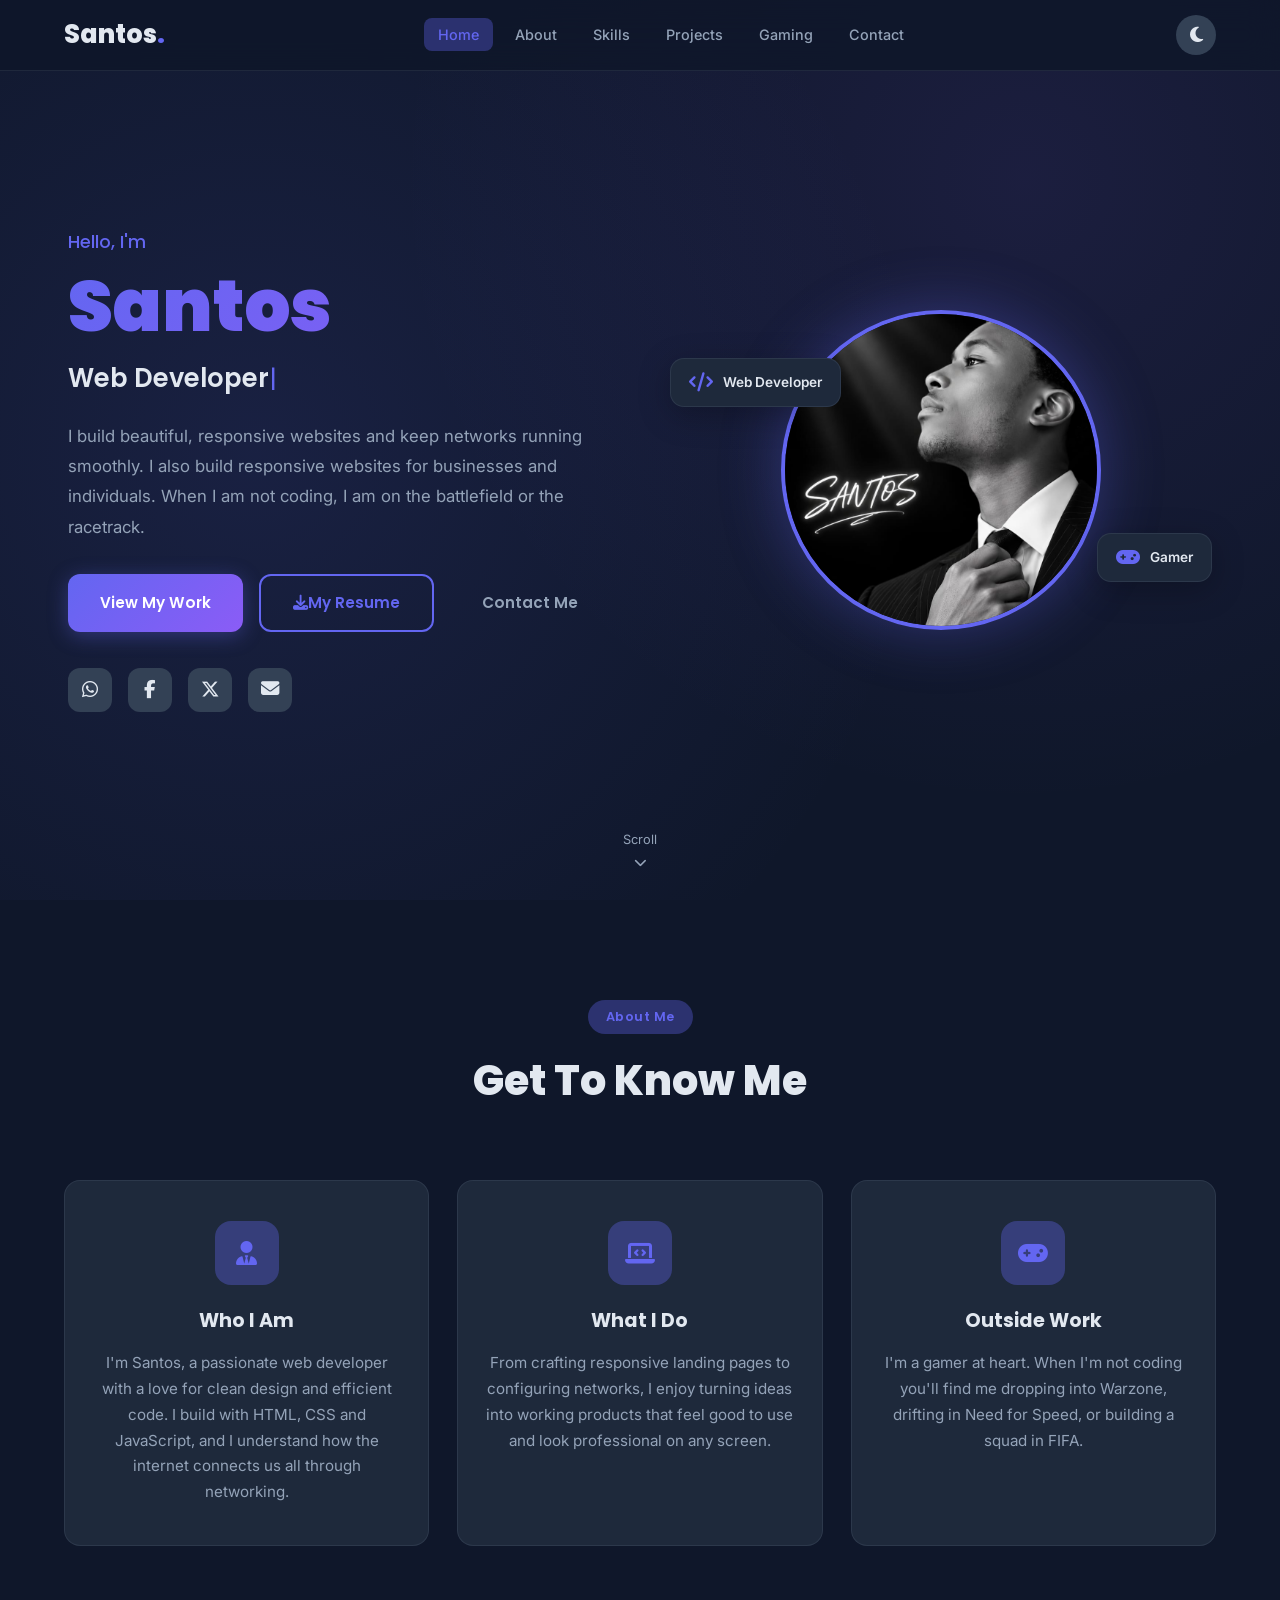
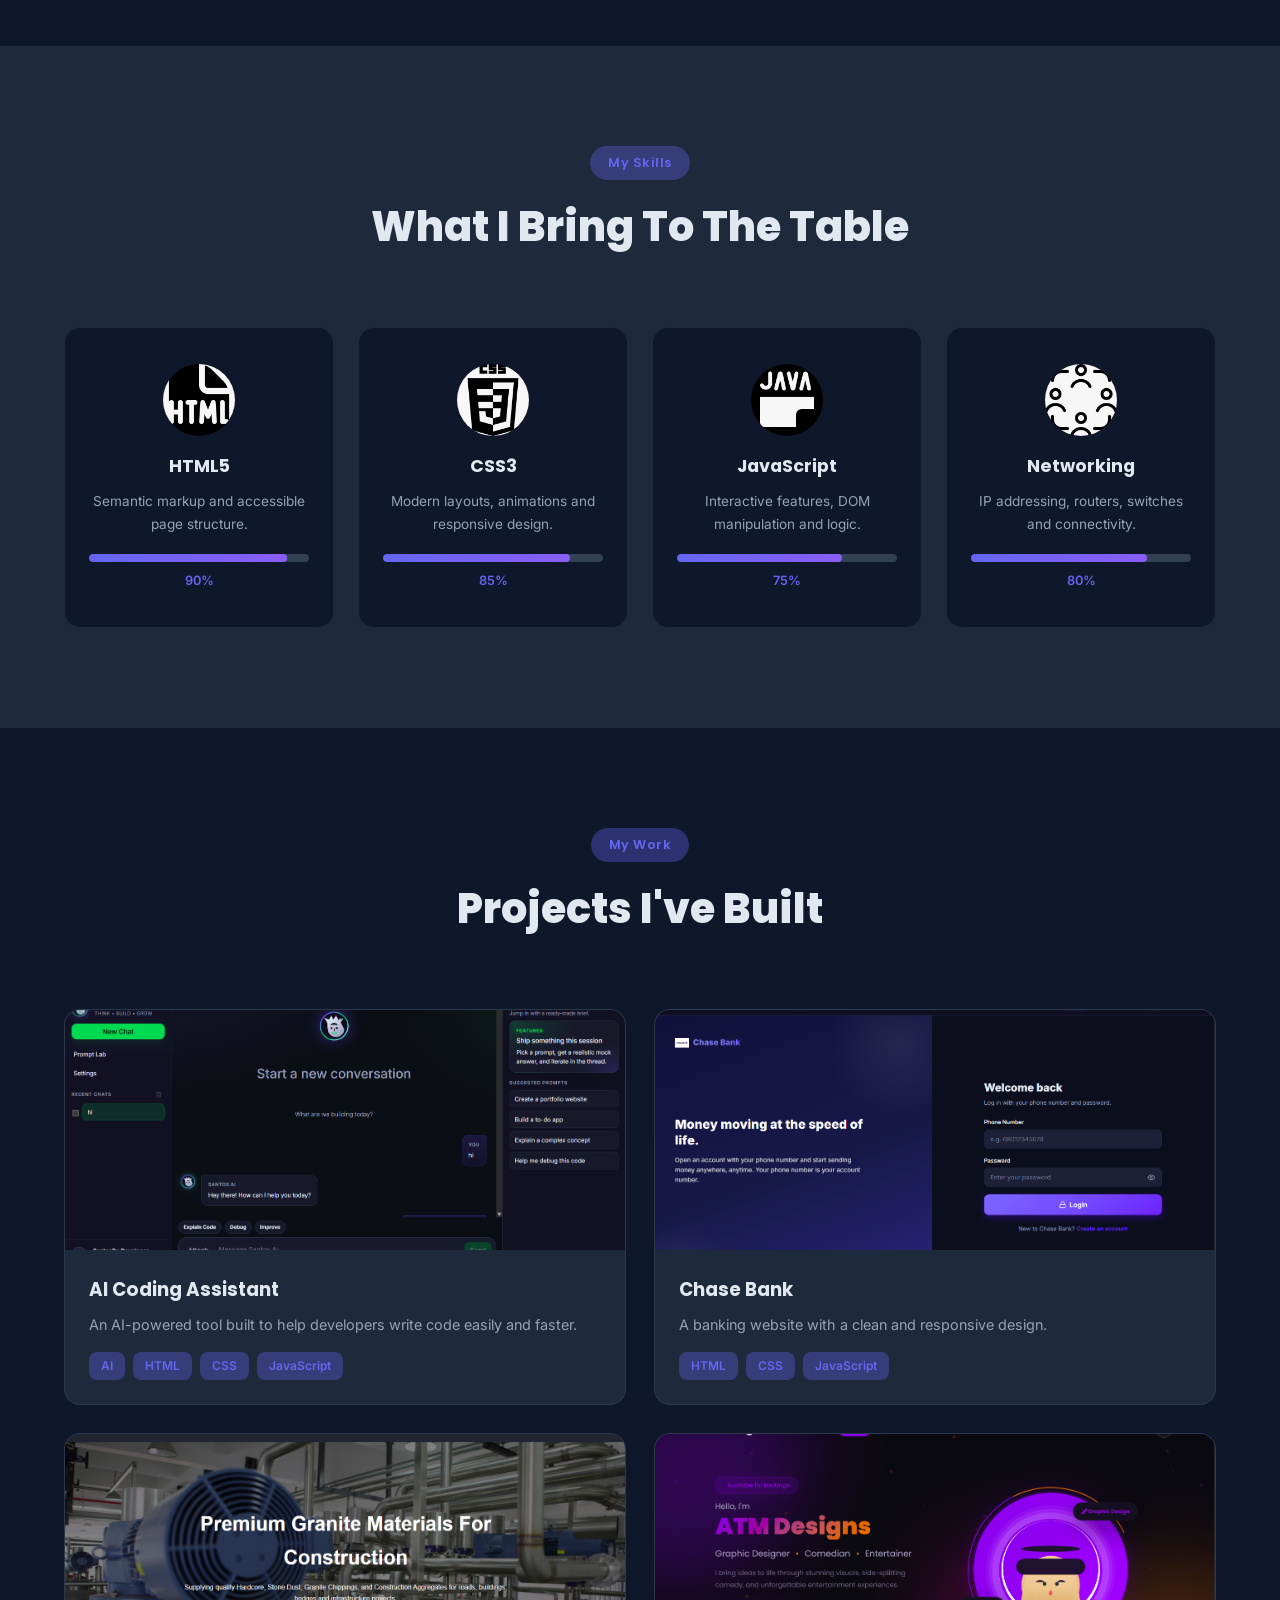
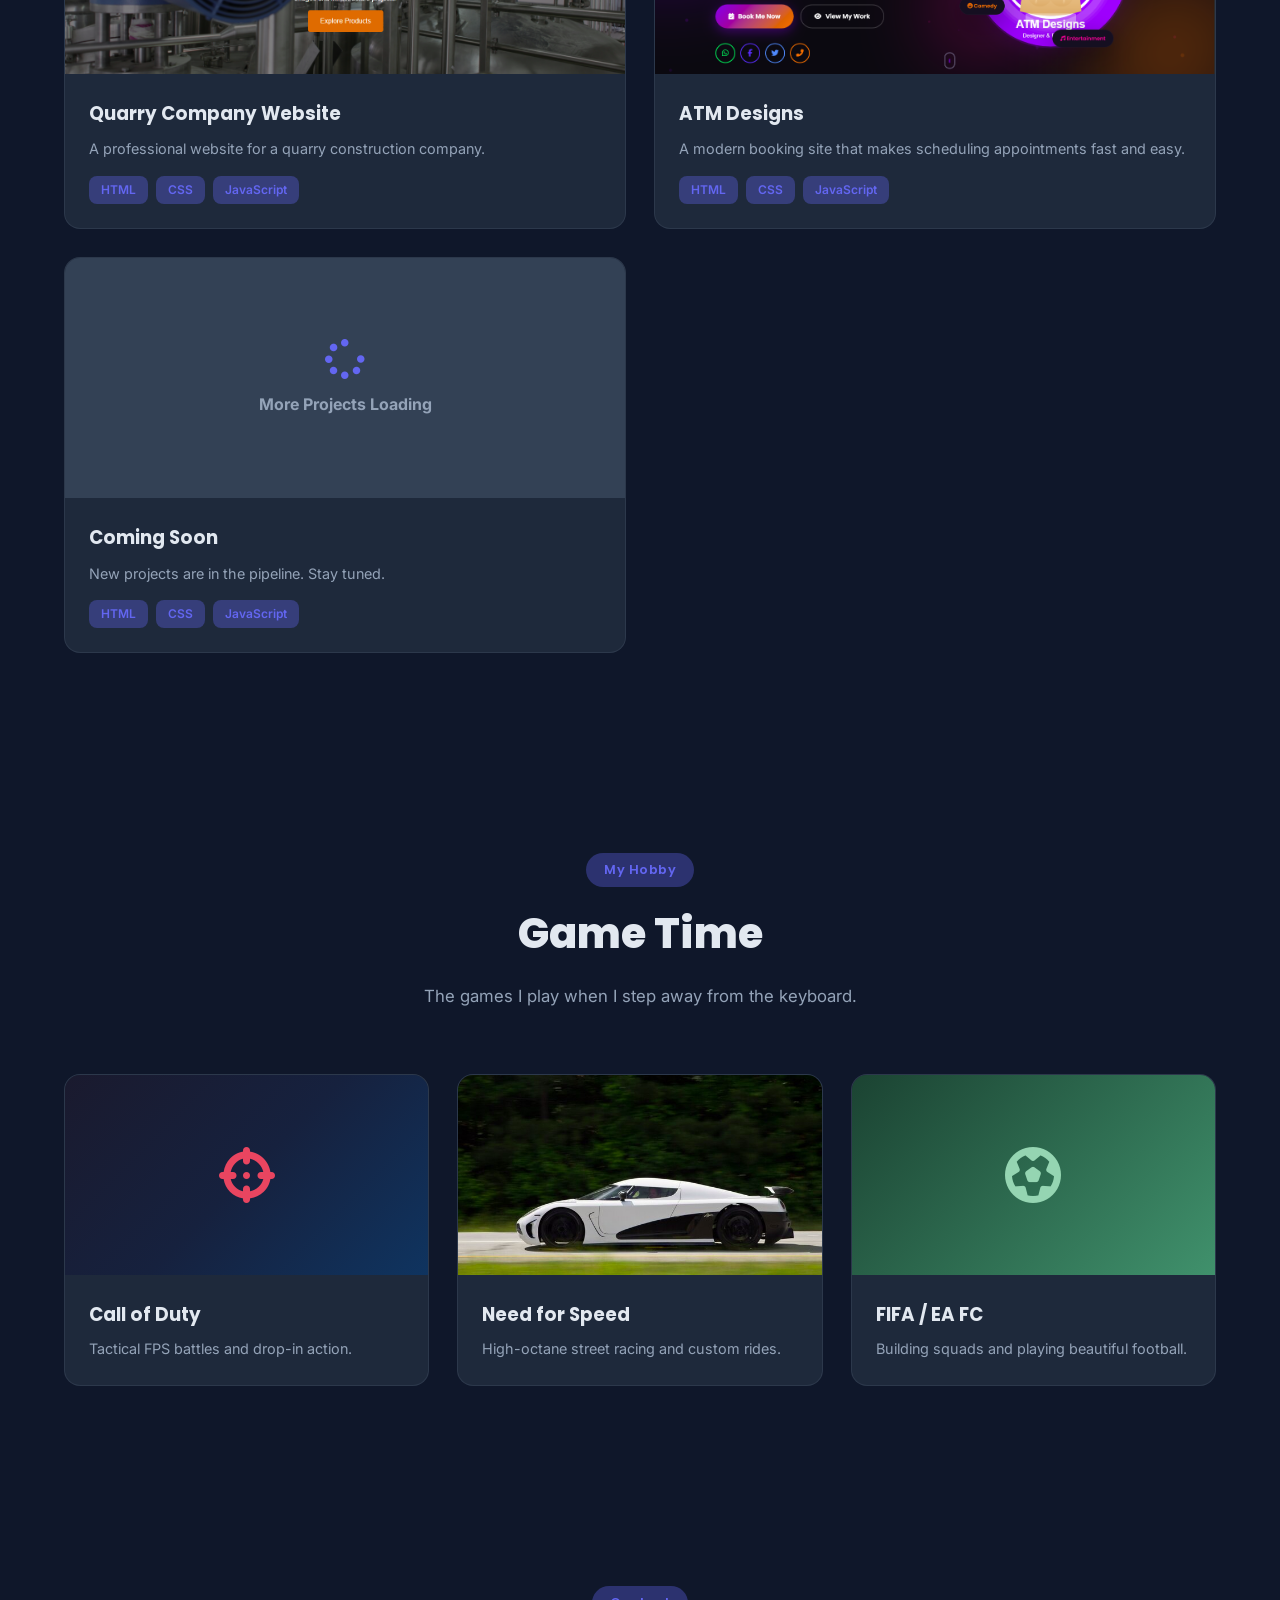
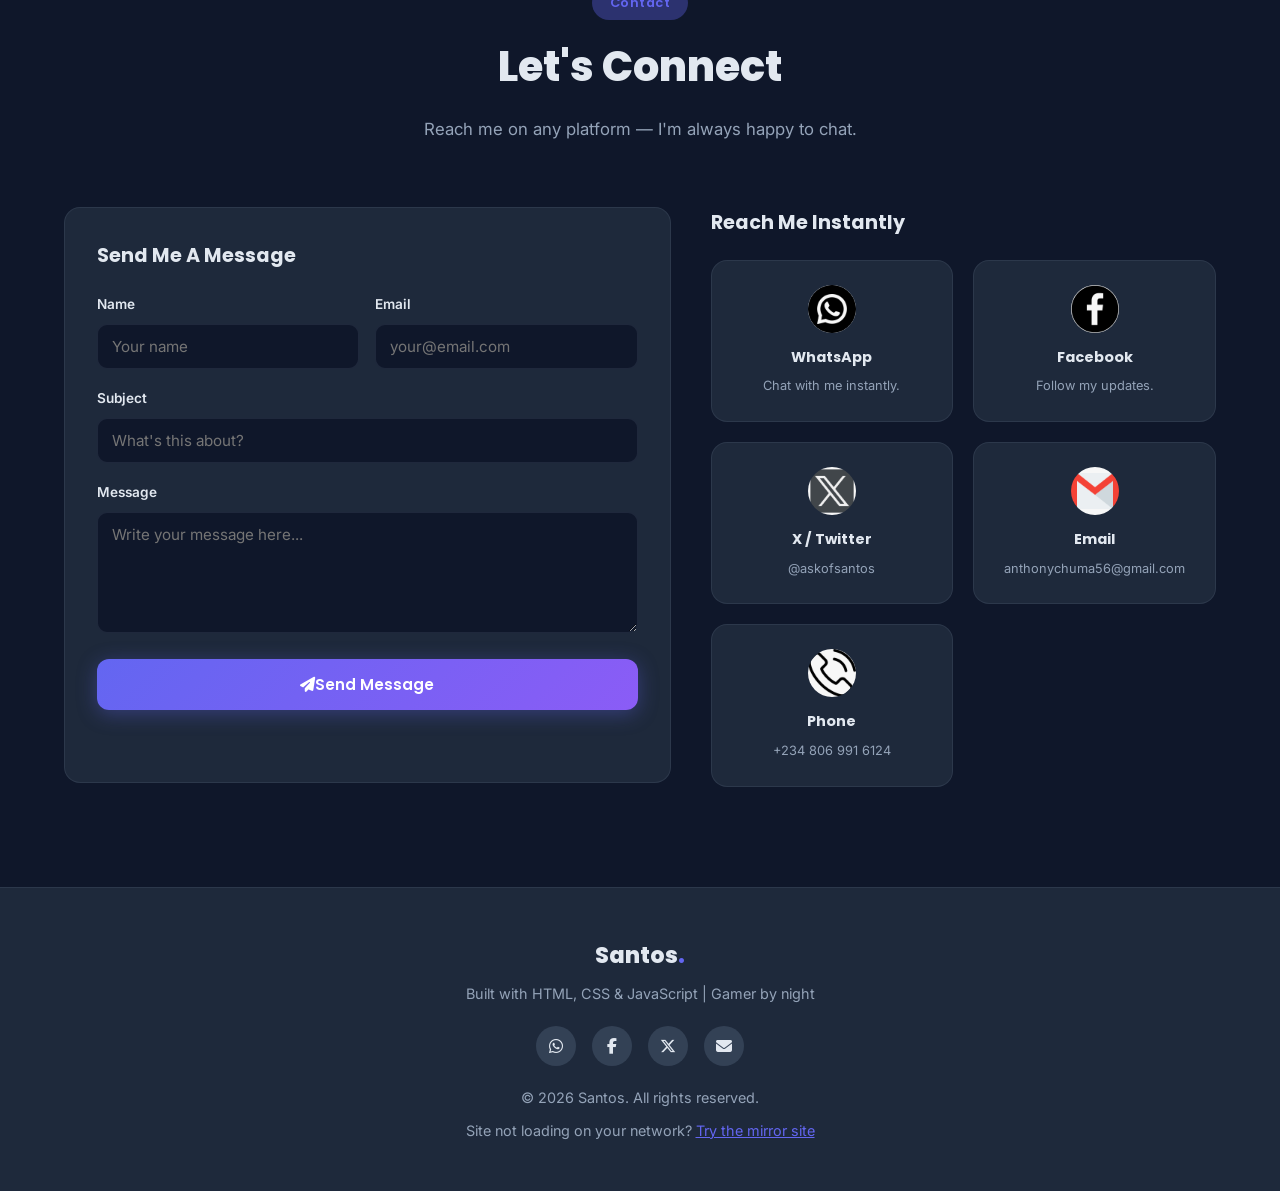
<file: index.html>
<!DOCTYPE html>
<html lang="en">
<head>
  <meta charset="UTF-8">
  <meta name="viewport" content="width=device-width, initial-scale=1.0">
  <title>Santos | Portfolio</title>
  <meta name="description" content="Portfolio of Santos - Web Developer (HTML, CSS, JavaScript, Networking) and Gamer.">
  <link rel="icon" type="image/png" href="Favicon/favicon.png">
  <link rel="preconnect" href="https://fonts.googleapis.com">
  <link rel="preconnect" href="https://fonts.gstatic.com" crossorigin>
  <link href="https://fonts.googleapis.com/css2?family=Poppins:wght@400;500;600;700;800;900&family=Inter:wght@300;400;500;600;700&display=swap" rel="stylesheet">
  <link rel="stylesheet" href="https://cdnjs.cloudflare.com/ajax/libs/font-awesome/6.5.1/css/all.min.css" integrity="sha512-DTOQO9RWCH3ppGqcWaEA1BIZOC6xxalwEsw9c2QQeAIftl+Vegovlnee1c9QX4TctnWMn13TZye+giMm8e2LwA==" crossorigin="anonymous" referrerpolicy="no-referrer" />
  <link rel="stylesheet" href="css/style.css">
</head>
<body>

  <!-- ======= NAVBAR ======= -->
  <header class="navbar" id="navbar">
    <nav class="nav-container">
      <a href="#home" class="logo">Santos<span class="dot">.</span></a>
      <ul class="nav-links" id="navLinks">
        <li><a href="#home" class="nav-link active">Home</a></li>
        <li><a href="#about" class="nav-link">About</a></li>
        <li><a href="#skills" class="nav-link">Skills</a></li>
        <li><a href="#projects" class="nav-link">Projects</a></li>
        <li><a href="#gaming" class="nav-link">Gaming</a></li>
        <li><a href="#contact" class="nav-link">Contact</a></li>
      </ul>
      <div class="nav-actions">
        <button class="theme-toggle" id="themeToggle" aria-label="Toggle dark/light theme">
          <i class="fas fa-moon" id="themeIcon"></i>
        </button>
        <button class="hamburger" id="hamburger" aria-label="Open menu">
          <span></span><span></span><span></span>
        </button>
      </div>
    </nav>
  </header>

  <!-- ======= HERO ======= -->
  <section id="home" class="hero">
    <div class="hero-container container">
      <div class="hero-text reveal">
        <p class="hero-greet">Hello, I'm</p>
        <h1 class="hero-name">Santos</h1>
        <h2 class="hero-role"><span class="typewriter" id="typewriter"></span><span class="cursor">|</span></h2>
        <p class="hero-desc">
          I build beautiful, responsive websites and keep networks running smoothly.
          I also build responsive websites for businesses and individuals.
          When I am not coding, I am on the battlefield or the racetrack.
        </p>
        <div class="hero-btns">
          <a href="#projects" class="btn btn-primary">View My Work</a>
          <a href="resume.html" class="btn btn-outline"><i class="fas fa-download"></i> My Resume</a>
          <a href="#contact" class="btn btn-ghost">Contact Me</a>
        </div>
        <div class="hero-socials">
          <a href="https://wa.me/2348069916124" target="_blank" rel="noopener" title="WhatsApp"><i class="fab fa-whatsapp"></i></a>
          <a href="https://facebook.com/" target="_blank" rel="noopener" title="Facebook"><i class="fab fa-facebook-f"></i></a>
          <a href="https://x.com/askofsantos" target="_blank" rel="noopener" title="X (Twitter)"><i class="fab fa-x-twitter"></i></a>
          <a href="mailto:anthonychuma56@gmail.com" title="Email"><i class="fas fa-envelope"></i></a>
        </div>
      </div>
      <div class="hero-image reveal">
        <div class="img-frame" id="profileFrame" role="button" aria-label="View profile picture" title="Click to view">
          <img src="Assets/profile-picture.jpeg" alt="Santos profile picture" draggable="false">
          <div class="frame-tip"><i class="fas fa-search-plus"></i></div>
        </div>
        <div class="floating-badge badge-code">
          <i class="fas fa-code"></i><span>Web Developer</span>
        </div>
        <div class="floating-badge badge-gamer">
          <i class="fas fa-gamepad"></i><span>Gamer</span>
        </div>
      </div>
    </div>
    <div class="scroll-indicator">
      <span>Scroll</span>
      <i class="fas fa-chevron-down"></i>
    </div>
  </section>

  <!-- ======= ABOUT ======= -->
  <section id="about" class="about section">
    <div class="container">
      <div class="section-head reveal">
        <span class="section-tag">About Me</span>
        <h2 class="section-title">Get To Know Me</h2>
      </div>
      <div class="about-grid">
        <div class="about-card reveal">
          <div class="about-icon"><i class="fas fa-user-tie"></i></div>
          <h3>Who I Am</h3>
          <p>
            I'm Santos, a passionate web developer with a love for clean design and
            efficient code. I build with HTML, CSS and JavaScript, and I understand
            how the internet connects us all through networking.
          </p>
        </div>
        <div class="about-card reveal">
          <div class="about-icon"><i class="fas fa-laptop-code"></i></div>
          <h3>What I Do</h3>
          <p>
            From crafting responsive landing pages to configuring networks,
            I enjoy turning ideas into working products that feel good to use
            and look professional on any screen.
          </p>
        </div>
        <div class="about-card reveal">
          <div class="about-icon"><i class="fas fa-gamepad"></i></div>
          <h3>Outside Work</h3>
          <p>
            I'm a gamer at heart. When I'm not coding you'll find me dropping
            into Warzone, drifting in Need for Speed, or building a squad in FIFA.
          </p>
        </div>
      </div>
    </div>
  </section>

  <!-- ======= SKILLS ======= -->
  <section id="skills" class="skills section">
    <div class="container">
      <div class="section-head reveal">
        <span class="section-tag">My Skills</span>
        <h2 class="section-title">What I Bring To The Table</h2>
      </div>
      <div class="skills-grid">
        <div class="skill-card reveal">
          <div class="skill-logo">
            <img src="Icon/html.png" alt="HTML5 icon">
          </div>
          <h3>HTML5</h3>
          <p>Semantic markup and accessible page structure.</p>
          <div class="skill-bar"><span class="bar bar-html"></span></div>
          <span class="skill-level">90%</span>
        </div>
        <div class="skill-card reveal">
          <div class="skill-logo">
            <img src="Icon/css.png" alt="CSS3 icon">
          </div>
          <h3>CSS3</h3>
          <p>Modern layouts, animations and responsive design.</p>
          <div class="skill-bar"><span class="bar bar-css"></span></div>
          <span class="skill-level">85%</span>
        </div>
        <div class="skill-card reveal">
          <div class="skill-logo">
            <img src="Icon/js.png" alt="JavaScript icon">
          </div>
          <h3>JavaScript</h3>
          <p>Interactive features, DOM manipulation and logic.</p>
          <div class="skill-bar"><span class="bar bar-js"></span></div>
          <span class="skill-level">75%</span>
        </div>
        <div class="skill-card reveal">
          <div class="skill-logo">
            <img src="Icon/networking.png" alt="Networking icon">
          </div>
          <h3>Networking</h3>
          <p>IP addressing, routers, switches and connectivity.</p>
          <div class="skill-bar"><span class="bar bar-net"></span></div>
          <span class="skill-level">80%</span>
        </div>
      </div>
    </div>
  </section>

  <!-- ======= PROJECTS ======= -->
  <section id="projects" class="projects section">
    <div class="container">
      <div class="section-head reveal">
        <span class="section-tag">My Work</span>
        <h2 class="section-title">Projects I've Built</h2>
      </div>
      <div class="projects-grid">
        <div class="project-card reveal">
          <div class="project-img">
            <img src="Assets/project-screenshot.png" alt="AI coding assistant screenshot">
            <div class="project-overlay">
              <div class="project-overlay-note">
                <i class="fas fa-folder-open"></i>
                <span>Available on request</span>
              </div>
            </div>
          </div>
          <div class="project-info">
            <h3>AI Coding Assistant</h3>
            <p>An AI-powered tool built to help developers write code easily and faster.</p>
            <div class="project-tags">
              <span>AI</span><span>HTML</span><span>CSS</span><span>JavaScript</span>
            </div>
          </div>
        </div>
        <div class="project-card reveal">
          <div class="project-img">
            <img src="Assets/project 2 screenshot.png" alt="Chase Bank screenshot">
            <a href="https://chase-bank-57ss.onrender.com" class="project-overlay" target="_blank" rel="noopener">
              <div class="project-overlay-note">
                <i class="fas fa-external-link-alt"></i>
                <span>View Project</span>
              </div>
            </a>
          </div>
          <div class="project-info">
            <h3>Chase Bank</h3>
            <p>A banking website with a clean and responsive design.</p>
            <div class="project-tags">
              <span>HTML</span><span>CSS</span><span>JavaScript</span>
            </div>
          </div>
        </div>
        <div class="project-card reveal">
          <div class="project-img">
            <img src="Assets/project 3 screenshot.png" alt="Quarry Company Website screenshot">
            <a href="https://santos-hub001.github.io/Quarry-company-website/" class="project-overlay" target="_blank" rel="noopener">
              <div class="project-overlay-note">
                <i class="fas fa-external-link-alt"></i>
                <span>View Project</span>
              </div>
            </a>
          </div>
          <div class="project-info">
            <h3>Quarry Company Website</h3>
            <p>A professional website for a quarry construction company.</p>
            <div class="project-tags">
              <span>HTML</span><span>CSS</span><span>JavaScript</span>
            </div>
          </div>
        </div>
        <div class="project-card reveal">
          <div class="project-img">
            <img src="Assets/project 4 screenshot.png" alt="ATM Designs booking site screenshot">
            <a href="https://atm-designs.onrender.com" class="project-overlay" target="_blank" rel="noopener">
              <div class="project-overlay-note">
                <i class="fas fa-external-link-alt"></i>
                <span>View Project</span>
              </div>
            </a>
          </div>
          <div class="project-info">
            <h3>ATM Designs</h3>
            <p>A modern booking site that makes scheduling appointments fast and easy.</p>
            <div class="project-tags">
              <span>HTML</span><span>CSS</span><span>JavaScript</span>
            </div>
          </div>
        </div>
        <div class="project-card reveal">
          <div class="project-img">
            <div class="project-placeholder">
              <i class="fas fa-spinner fa-spin"></i>
              <h3>More Projects Loading</h3>
            </div>
          </div>
          <div class="project-info">
            <h3>Coming Soon</h3>
            <p>New projects are in the pipeline. Stay tuned.</p>
            <div class="project-tags">
              <span>HTML</span><span>CSS</span><span>JavaScript</span>
            </div>
          </div>
        </div>
      </div>
    </div>
  </section>

  <!-- ======= GAMING ======= -->
  <section id="gaming" class="gaming section">
    <div class="container">
      <div class="section-head reveal">
        <span class="section-tag">My Hobby</span>
        <h2 class="section-title">Game Time</h2>
        <p class="section-sub">The games I play when I step away from the keyboard.</p>
      </div>
      <div class="gaming-grid">
        <div class="game-card reveal">
          <div class="game-art cod-art"><i class="fas fa-crosshairs"></i></div>
          <div class="game-info">
            <h3>Call of Duty</h3>
            <p>Tactical FPS battles and drop-in action.</p>
          </div>
        </div>
        <div class="game-card reveal">
          <div class="game-art">
            <img src="Assets/nfs-card-1.png" alt="Need for Speed">
          </div>
          <div class="game-info">
            <h3>Need for Speed</h3>
            <p>High-octane street racing and custom rides.</p>
          </div>
        </div>
        <div class="game-card reveal">
          <div class="game-art fifa-art"><i class="fas fa-futbol"></i></div>
          <div class="game-info">
            <h3>FIFA / EA FC</h3>
            <p>Building squads and playing beautiful football.</p>
          </div>
        </div>
      </div>
    </div>
  </section>

  <!-- ======= CONTACT ======= -->
  <section id="contact" class="contact section">
    <div class="container">
      <div class="section-head reveal">
        <span class="section-tag">Contact</span>
        <h2 class="section-title">Let's Connect</h2>
        <p class="section-sub">Reach me on any platform — I'm always happy to chat.</p>
      </div>
      <div class="contact-cols reveal">
        <div class="contact-form-wrap">
          <h3 class="form-title">Send Me A Message</h3>
          <form id="contactForm" class="contact-form" novalidate>
            <div class="form-row">
              <div class="form-group">
                <label for="name">Name</label>
                <input type="text" id="name" name="name" placeholder="Your name" required>
              </div>
              <div class="form-group">
                <label for="email">Email</label>
                <input type="email" id="email" name="email" placeholder="your@email.com" required>
              </div>
            </div>
            <div class="form-group">
              <label for="subject">Subject</label>
              <input type="text" id="subject" name="subject" placeholder="What's this about?" required>
            </div>
            <div class="form-group">
              <label for="message">Message</label>
              <textarea id="message" name="message" rows="5" placeholder="Write your message here..." required></textarea>
            </div>
            <button type="submit" class="btn btn-primary form-submit">
              <i class="fas fa-paper-plane"></i> Send Message
            </button>
            <p class="form-status" id="formStatus" role="alert"></p>
          </form>
        </div>
        <div class="contact-cards-wrap">
          <h3 class="form-title">Reach Me Instantly</h3>
          <div class="contact-grid">
        <a href="https://wa.me/2348069916124" target="_blank" rel="noopener" class="contact-card">
          <img src="Icon/whatsapp.png" alt="WhatsApp" class="contact-icon">
          <h3>WhatsApp</h3>
          <p>Chat with me instantly.</p>
        </a>
        <a href="https://facebook.com/" target="_blank" rel="noopener" class="contact-card">
          <img src="Icon/facebook.png" alt="Facebook" class="contact-icon">
          <h3>Facebook</h3>
          <p>Follow my updates.</p>
        </a>
        <a href="https://x.com/askofsantos" target="_blank" rel="noopener" class="contact-card">
          <img src="Icon/x.png" alt="X (Twitter)" class="contact-icon">
          <h3>X / Twitter</h3>
          <p>@askofsantos</p>
        </a>
        <a href="mailto:anthonychuma56@gmail.com" class="contact-card">
          <img src="Icon/email.png" alt="Email" class="contact-icon">
          <h3>Email</h3>
          <p>anthonychuma56@gmail.com</p>
        </a>
        <a href="tel:+2348069916124" class="contact-card">
          <img src="Icon/phone.png" alt="Phone" class="contact-icon">
          <h3>Phone</h3>
          <p>+234 806 991 6124</p>
        </a>
      </div>
        </div>
      </div>
    </div>
  </section>

  <!-- ======= FOOTER ======= -->
  <footer class="footer">
    <div class="container">
      <div class="footer-brand">Santos<span class="dot">.</span></div>
      <p>Built with HTML, CSS &amp; JavaScript | Gamer by night</p>
      <div class="footer-socials">
        <a href="https://wa.me/2348069916124" target="_blank" rel="noopener" title="WhatsApp"><i class="fab fa-whatsapp"></i></a>
        <a href="https://facebook.com/" target="_blank" rel="noopener" title="Facebook"><i class="fab fa-facebook-f"></i></a>
        <a href="https://x.com/askofsantos" target="_blank" rel="noopener" title="X (Twitter)"><i class="fab fa-x-twitter"></i></a>
        <a href="mailto:anthonychuma56@gmail.com" title="Email"><i class="fas fa-envelope"></i></a>
      </div>
      <p class="footer-copy">&copy; <span id="year"></span> Santos. All rights reserved.</p>
      <p class="footer-mirror">Site not loading on your network? <a href="https://portfolio-ypva.onrender.com" target="_blank" rel="noopener">Try the mirror site</a></p>
    </div>
  </footer>

  <button id="backToTop" class="back-to-top" aria-label="Back to top">
    <i class="fas fa-arrow-up"></i>
  </button>

  <div class="lightbox" id="profileLightbox" aria-hidden="true">
    <div class="lightbox-backdrop"></div>
    <div class="lightbox-content">
      <span class="lightbox-close" role="button" aria-label="Close"><i class="fas fa-times"></i></span>
      <img src="Assets/profile-picture.jpeg" alt="Santos profile picture" draggable="false">
      <span class="lightbox-note"><i class="fas fa-shield-halved"></i> Protected image - please don't save or screenshot</span>
    </div>
  </div>

  <script src="js/script.js"></script>
</body>
</html>
</file>
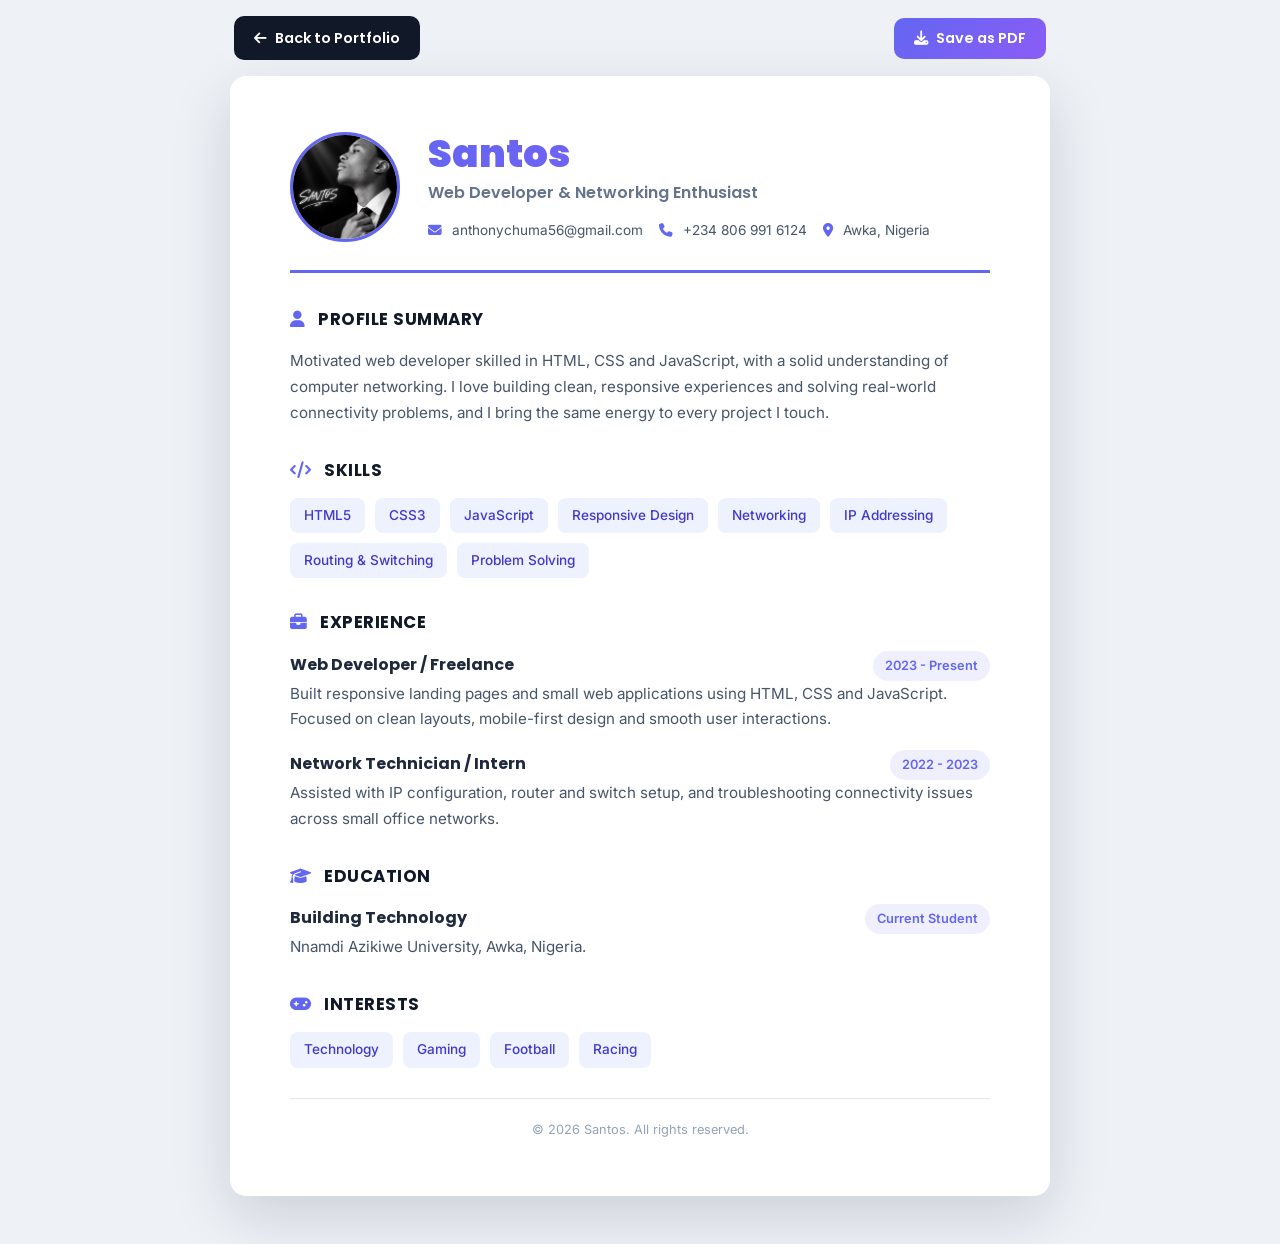
<file: resume.html>
<!DOCTYPE html>
<html lang="en">
<head>
  <meta charset="UTF-8">
  <meta name="viewport" content="width=device-width, initial-scale=1.0">
  <title>Santos - Resume</title>
  <meta name="description" content="Resume of Santos - Web Developer and Network Enthusiast.">
  <link rel="icon" type="image/png" href="Favicon/favicon.png">
  <link rel="preconnect" href="https://fonts.googleapis.com">
  <link rel="preconnect" href="https://fonts.gstatic.com" crossorigin>
  <link href="https://fonts.googleapis.com/css2?family=Poppins:wght@400;500;600;700;800;900&family=Inter:wght@300;400;500;600;700&display=swap" rel="stylesheet">
  <link rel="stylesheet" href="https://cdnjs.cloudflare.com/ajax/libs/font-awesome/6.5.1/css/all.min.css" integrity="sha512-DTOQO9RWCH3ppGqcWaEA1BIZOC6xxalwEsw9c2QQeAIftl+Vegovlnee1c9QX4TctnWMn13TZye+giMm8e2LwA==" crossorigin="anonymous" referrerpolicy="no-referrer" />
  <link rel="stylesheet" href="css/resume.css">
</head>
<body>

  <div class="toolbar">
    <a href="index.html" class="btn-tool"><i class="fas fa-arrow-left"></i> Back to Portfolio</a>
    <button class="btn-tool btn-print" onclick="window.print()"><i class="fas fa-download"></i> Save as PDF</button>
  </div>

  <main class="resume">
    <!-- ======= HEADER ======= -->
    <header class="resume-header">
      <div class="resume-photo">
        <img src="Assets/profile-picture.jpeg" alt="Santos">
      </div>
      <div class="resume-identity">
        <h1>Santos</h1>
        <h2>Web Developer &amp; Networking Enthusiast</h2>
        <div class="resume-links">
          <span><i class="fas fa-envelope"></i> anthonychuma56@gmail.com</span>
          <span><i class="fas fa-phone"></i> +234 806 991 6124</span>
          <span><i class="fas fa-map-marker-alt"></i> Awka, Nigeria</span>
        </div>
      </div>
    </header>

    <!-- ======= SUMMARY ======= -->
    <section class="resume-section">
      <h3><i class="fas fa-user"></i> Profile Summary</h3>
      <p class="resume-p">
        Motivated web developer skilled in HTML, CSS and JavaScript, with a solid understanding of
        computer networking. I love building clean, responsive experiences and solving real-world
        connectivity problems, and I bring the same energy to every project I touch.
      </p>
    </section>

    <!-- ======= SKILLS ======= -->
    <section class="resume-section">
      <h3><i class="fas fa-code"></i> Skills</h3>
      <div class="chips">
        <span class="chip">HTML5</span>
        <span class="chip">CSS3</span>
        <span class="chip">JavaScript</span>
        <span class="chip">Responsive Design</span>
        <span class="chip">Networking</span>
        <span class="chip">IP Addressing</span>
        <span class="chip">Routing &amp; Switching</span>
        <span class="chip">Problem Solving</span>
      </div>
    </section>

    <!-- ======= EXPERIENCE ======= -->
    <section class="resume-section">
      <h3><i class="fas fa-briefcase"></i> Experience</h3>
      <div class="entry">
        <div class="entry-head">
          <h4>Web Developer / Freelance</h4>
          <span class="date">2023 - Present</span>
        </div>
        <p class="resume-p">
          Built responsive landing pages and small web applications using HTML, CSS and JavaScript.
          Focused on clean layouts, mobile-first design and smooth user interactions.
        </p>
      </div>
      <div class="entry">
        <div class="entry-head">
          <h4>Network Technician / Intern</h4>
          <span class="date">2022 - 2023</span>
        </div>
        <p class="resume-p">
          Assisted with IP configuration, router and switch setup, and troubleshooting connectivity
          issues across small office networks.
        </p>
      </div>
    </section>

    <!-- ======= EDUCATION ======= -->
    <section class="resume-section">
      <h3><i class="fas fa-graduation-cap"></i> Education</h3>
      <div class="entry">
        <div class="entry-head">
          <h4>Building Technology</h4>
          <span class="date">Current Student</span>
        </div>
        <p class="resume-p">Nnamdi Azikiwe University, Awka, Nigeria.</p>
      </div>
    </section>

    <!-- ======= INTERESTS ======= -->
    <section class="resume-section">
      <h3><i class="fas fa-gamepad"></i> Interests</h3>
      <div class="chips">
        <span class="chip">Technology</span>
        <span class="chip">Gaming</span>
        <span class="chip">Football</span>
        <span class="chip">Racing</span>
      </div>
    </section>

    <footer class="resume-footer">
      <p>&copy; <span id="year"></span> Santos. All rights reserved.</p>
    </footer>
  </main>

  <script>
    document.getElementById('year').textContent = new Date().getFullYear();
  </script>
</body>
</html>
</file>
<file: css/style.css>
/* ======================================
   VARIABLES & THEME
   ====================================== */
:root {
  --bg: #0f172a;
  --bg2: #1e293b;
  --surface: #334155;
  --text: #e2e8f0;
  --text2: #94a3b8;
  --accent: #6366f1;
  --accent2: #8b5cf6;
  --accent-glow: rgba(99,102,241,.35);
  --gradient: linear-gradient(135deg, var(--accent), var(--accent2));
  --border: rgba(148,163,184,.12);
  --card-shadow: 0 8px 32px rgba(0,0,0,.25);
  --radius: 16px;
  --transition: .35s cubic-bezier(.4,0,.2,1);
  --font-head: 'Poppins', sans-serif;
  --font-body: 'Inter', sans-serif;
}

[data-theme="light"] {
  --bg: #f1f5f9;
  --bg2: #ffffff;
  --surface: #e2e8f0;
  --text: #0f172a;
  --text2: #475569;
  --border: rgba(15,23,42,.08);
  --card-shadow: 0 8px 32px rgba(0,0,0,.08);
}

/* ======================================
   RESET
   ====================================== */
*, *::before, *::after { margin: 0; padding: 0; box-sizing: border-box; }
html { scroll-behavior: smooth; scroll-padding-top: 80px; }
body {
  font-family: var(--font-body);
  background: var(--bg);
  color: var(--text);
  line-height: 1.7;
  transition: background var(--transition), color var(--transition);
  overflow-x: hidden;
}
a { text-decoration: none; color: inherit; transition: color var(--transition); }
ul { list-style: none; }
img { max-width: 100%; display: block; }
button { border: none; background: none; cursor: pointer; color: inherit; font-family: inherit; }
.container { max-width: 1200px; margin: 0 auto; padding: 0 24px; }

/* ======================================
   SCROLLBAR
   ====================================== */
::-webkit-scrollbar { width: 8px; }
::-webkit-scrollbar-track { background: var(--bg); }
::-webkit-scrollbar-thumb { background: var(--accent); border-radius: 99px; }

/* ======================================
   NAVBAR
   ====================================== */
.navbar {
  position: fixed; top: 0; left: 0; width: 100%; z-index: 1000;
  background: rgba(15,23,42,.85);
  backdrop-filter: blur(16px);
  border-bottom: 1px solid var(--border);
  transition: background var(--transition);
}
[data-theme="light"] .navbar { background: rgba(241,245,249,.85); }
.nav-container {
  max-width: 1200px; margin: 0 auto; padding: 0 24px;
  display: flex; align-items: center; justify-content: space-between;
  height: 70px;
}
.logo {
  font-family: var(--font-head); font-size: 1.6rem; font-weight: 800;
  color: var(--text); transition: color var(--transition);
}
.dot { color: var(--accent); }
.nav-links { display: flex; gap: 8px; }
.nav-link {
  font-size: .9rem; font-weight: 500; padding: 8px 14px; border-radius: 8px;
  color: var(--text2); transition: color var(--transition), background var(--transition);
}
.nav-link:hover, .nav-link.active { color: var(--accent); background: var(--accent-glow); }
.nav-actions { display: flex; align-items: center; gap: 12px; }
.theme-toggle {
  width: 40px; height: 40px; border-radius: 50%;
  display: flex; align-items: center; justify-content: center;
  background: var(--surface); font-size: 1.1rem; transition: background var(--transition), transform .3s;
}
.theme-toggle:hover { transform: rotate(30deg); background: var(--accent-glow); }
.hamburger { display: none; flex-direction: column; gap: 5px; width: 28px; padding: 4px 0; }
.hamburger span {
  display: block; height: 2.5px; background: var(--text); border-radius: 4px;
  transition: transform var(--transition), opacity var(--transition);
}
.hamburger.open span:nth-child(1) { transform: translateY(8px) rotate(45deg); }
.hamburger.open span:nth-child(2) { opacity: 0; }
.hamburger.open span:nth-child(3) { transform: translateY(-8px) rotate(-45deg); }

/* ======================================
   HERO
   ====================================== */
.hero {
  min-height: 100vh; display: flex; align-items: center; position: relative;
  padding: 120px 0 80px;
  background:
    radial-gradient(circle at 20% 50%, rgba(99,102,241,.12) 0%, transparent 60%),
    radial-gradient(circle at 80% 20%, rgba(139,92,246,.10) 0%, transparent 50%),
    var(--bg);
}
.hero-container {
  display: grid; grid-template-columns: 1fr 1fr; align-items: center; gap: 60px;
}
.hero-greet {
  font-size: 1.1rem; font-weight: 500; color: var(--accent); margin-bottom: 8px;
  font-family: var(--font-head);
}
.hero-name {
  font-family: var(--font-head); font-size: clamp(2.8rem,6vw,4.5rem);
  font-weight: 900; line-height: 1.1; margin-bottom: 12px;
  background: var(--gradient); -webkit-background-clip: text;
  -webkit-text-fill-color: transparent; background-clip: text;
}
.hero-role {
  font-family: var(--font-head); font-size: clamp(1.2rem,2.5vw,1.6rem);
  font-weight: 600; margin-bottom: 20px; color: var(--text2); min-height: 42px;
}
.typewriter { color: var(--text); }
.cursor { animation: blink .8s step-end infinite; color: var(--accent); font-weight: 400; }
@keyframes blink { 50% { opacity: 0; } }
.hero-desc {
  font-size: 1.05rem; color: var(--text2); max-width: 520px; margin-bottom: 32px; line-height: 1.8;
}
.hero-btns { display: flex; gap: 16px; flex-wrap: wrap; margin-bottom: 36px; }
.btn {
  display: inline-flex; align-items: center; justify-content: center;
  padding: 14px 32px; border-radius: 12px; font-weight: 600; font-size: .95rem;
  transition: transform .25s, box-shadow .3s; font-family: var(--font-head);
}
.btn:hover { transform: translateY(-3px); }
.btn-primary {
  background: var(--gradient); color: #fff;
  box-shadow: 0 4px 20px var(--accent-glow);
}
.btn-primary:hover { box-shadow: 0 8px 30px var(--accent-glow); }
.btn-outline { border: 2px solid var(--accent); color: var(--accent); }
.btn-outline:hover { background: var(--accent-glow); }
.btn-ghost { color: var(--text2); }
.btn-ghost:hover { color: var(--accent); }
.btn-ghost i { font-size: 1rem; }

.hero-socials { display: flex; gap: 16px; }
.hero-socials a {
  width: 44px; height: 44px; border-radius: 12px;
  display: flex; align-items: center; justify-content: center;
  background: var(--surface); font-size: 1.15rem; transition: background var(--transition), transform .3s;
}
.hero-socials a:hover { background: var(--accent); color: #fff; transform: translateY(-3px); }

.hero-image { position: relative; display: flex; justify-content: center; }
.img-frame { position: relative; width: 320px; height: 320px; border-radius: 50%; overflow: hidden; cursor: zoom-in;
  border: 4px solid var(--accent);
  box-shadow: 0 0 60px var(--accent-glow);
  animation: pulse-frame 4s ease-in-out infinite;
}
@keyframes pulse-frame {
  0%,100% { box-shadow: 0 0 30px var(--accent-glow); }
  50% { box-shadow: 0 0 60px var(--accent-glow); }
}
.img-frame img {
  width: 100%; height: 100%; object-fit: cover;
  pointer-events: none; user-select: none; -webkit-user-drag: none; -webkit-touch-callout: none;
}
.frame-tip {
  position: absolute; inset: 0; display: flex; align-items: center; justify-content: center;
  color: #fff; font-size: 1.4rem; background: rgba(15,23,42,.35);
  opacity: 0; transition: opacity .3s; pointer-events: none;
}
.img-frame:hover .frame-tip { opacity: 1; }

/* ============ PROFILE LIGHTBOX ============ */
.lightbox {
  position: fixed; inset: 0; z-index: 9999;
  display: none; align-items: center; justify-content: center;
}
.lightbox.open { display: flex; }
.lightbox-backdrop {
  position: absolute; inset: 0; background: rgba(2,6,23,.94);
  cursor: zoom-out;
}
.lightbox-content {
  position: relative; z-index: 2; max-width: 90vw;
  display: flex; flex-direction: column; align-items: center; gap: 14px;
}
.lightbox-content img {
  max-width: 90vw; max-height: 80vh; border-radius: 14px;
  border: 2px solid var(--accent); box-shadow: var(--card-shadow);
  pointer-events: none; user-select: none; -webkit-user-drag: none; -webkit-touch-callout: none;
}
.lightbox-close {
  position: absolute; top: -46px; right: -4px; width: 40px; height: 40px;
  display: flex; align-items: center; justify-content: center;
  background: var(--bg2); border: 1px solid var(--border); border-radius: 50%;
  color: var(--text); font-size: 1.05rem; cursor: pointer; transition: color .3s, transform .3s;
}
.lightbox-close:hover { color: var(--accent); transform: rotate(90deg); }
.lightbox-note {
  display: flex; align-items: center; gap: 8px; color: var(--text2);
  font-size: .8rem; font-weight: 500;
}
.lightbox-note i { color: var(--accent); }

.floating-badge {
  position: absolute; padding: 12px 18px; border-radius: 14px;
  background: var(--bg2); border: 1px solid var(--border);
  box-shadow: var(--card-shadow); display: flex; align-items: center; gap: 10px;
  font-size: .85rem; font-weight: 600; animation: float 6s ease-in-out infinite;
}
.floating-badge i { font-size: 1.2rem; color: var(--accent); }
.badge-code { top: 15%; left: 0; }
.badge-gamer { bottom: 15%; right: 0; animation-delay: 3s; }
@keyframes float {
  0%,100% { transform: translateY(0); }
  50% { transform: translateY(-12px); }
}

.scroll-indicator {
  position: absolute; bottom: 30px; left: 50%; transform: translateX(-50%);
  display: flex; flex-direction: column; align-items: center; gap: 6px;
  color: var(--text2); font-size: .8rem; animation: scroll-bounce 2s infinite;
}
@keyframes scroll-bounce { 50% { transform: translateX(-50%) translateY(8px); } }

/* ======================================
   SECTIONS
   ====================================== */
.section { padding: 100px 0; }
.section-head { text-align: center; margin-bottom: 64px; }
.section-tag {
  display: inline-block; padding: 6px 18px; border-radius: 99px;
  font-size: .8rem; font-weight: 600; letter-spacing: .5px;
  background: var(--accent-glow); color: var(--accent); margin-bottom: 12px;
  font-family: var(--font-head);
}
.section-title {
  font-family: var(--font-head); font-size: clamp(1.8rem,4vw,2.6rem);
  font-weight: 800; margin-bottom: 12px;
}
.section-sub { color: var(--text2); font-size: 1.05rem; max-width: 560px; margin: 0 auto; }

/* ======================================
   ABOUT
   ====================================== */
.about-grid {
  display: grid; grid-template-columns: repeat(3,1fr); gap: 28px;
}
.about-card {
  background: var(--bg2); border: 1px solid var(--border);
  border-radius: var(--radius); padding: 40px 28px; text-align: center;
  transition: transform .3s, box-shadow .3s;
}
.about-card:hover { transform: translateY(-6px); box-shadow: var(--card-shadow); }
.about-icon {
  width: 64px; height: 64px; border-radius: 16px; margin: 0 auto 20px;
  display: flex; align-items: center; justify-content: center;
  background: var(--accent-glow); font-size: 1.5rem; color: var(--accent);
}
.about-card h3 { font-family: var(--font-head); font-size: 1.2rem; margin-bottom: 12px; }
.about-card p { color: var(--text2); font-size: .95rem; }

/* ======================================
   SKILLS
   ====================================== */
.skills { background: var(--bg2); }
.skills-grid { display: grid; grid-template-columns: repeat(4,1fr); gap: 24px; }
.skill-card {
  background: var(--bg); border: 1px solid var(--border);
  border-radius: var(--radius); padding: 36px 24px; text-align: center;
  transition: transform .3s, box-shadow .3s;
}
.skill-card:hover { transform: translateY(-6px); box-shadow: var(--card-shadow); }
.skill-logo { width: 72px; height: 72px; margin: 0 auto 16px; border-radius: 50%; overflow: hidden; }
.skill-logo img { width: 100%; height: 100%; object-fit: cover; }
.skill-card h3 { font-family: var(--font-head); font-size: 1.1rem; margin-bottom: 8px; }
.skill-card p { color: var(--text2); font-size: .85rem; margin-bottom: 18px; }
.skill-bar {
  width: 100%; height: 8px; border-radius: 99px; background: var(--surface); overflow: hidden;
}
.bar {
  display: block; height: 100%; border-radius: 99px;
  background: var(--gradient); width: 0; transition: width 1.2s cubic-bezier(.4,0,.2,1);
}
.bar-html.animated  { width: 90%; }
.bar-css.animated   { width: 85%; }
.bar-js.animated    { width: 75%; }
.bar-net.animated   { width: 80%; }
.skill-level { display: block; margin-top: 8px; font-size: .8rem; color: var(--accent); font-weight: 600; }

/* ======================================
   PROJECTS
   ====================================== */
.projects-grid { display: grid; grid-template-columns: repeat(2,1fr); gap: 28px; }
.project-card {
  background: var(--bg2); border: 1px solid var(--border);
  border-radius: var(--radius); overflow: hidden;
  transition: transform .3s, box-shadow .3s;
}
.project-card:hover { transform: translateY(-6px); box-shadow: var(--card-shadow); }
.project-img { position: relative; overflow: hidden; height: 240px; background: var(--surface); }
.project-img img { width: 100%; height: 100%; object-fit: cover; transition: transform .5s; }
.project-card:hover .project-img img { transform: scale(1.06); }
.project-placeholder {
  width: 100%; height: 100%; display: flex; flex-direction: column;
  align-items: center; justify-content: center; gap: 12px; color: var(--text2);
}
.project-placeholder i { font-size: 2.5rem; color: var(--accent); }
.project-placeholder h3 { font-size: 1rem; }
.project-overlay {
  position: absolute; inset: 0; background: rgba(15,23,42,.75);
  display: flex; align-items: center; justify-content: center;
  opacity: 0; transition: opacity .4s;
}
.project-card:hover .project-overlay { opacity: 1; }
.project-links { display: flex; gap: 16px; }
.project-links a {
  width: 44px; height: 44px; border-radius: 50%;
  display: flex; align-items: center; justify-content: center;
  background: var(--accent); color: #fff; font-size: 1rem;
  transition: transform .3s;
}
.project-links a:hover { transform: scale(1.1); }
.project-overlay-note {
  display: flex; flex-direction: column; align-items: center; gap: 10px;
  color: #fff; font-weight: 600; font-family: var(--font-head);
}
.project-overlay-note i { font-size: 1.6rem; }
.project-overlay-note span {
  background: var(--accent); padding: 6px 16px; border-radius: 99px; font-size: .8rem;
}
.project-info { padding: 24px; }
.project-info h3 { font-family: var(--font-head); font-size: 1.15rem; margin-bottom: 8px; }
.project-info p { color: var(--text2); font-size: .9rem; margin-bottom: 14px; }
.project-tags { display: flex; flex-wrap: wrap; gap: 8px; }
.project-tags span {
  padding: 4px 12px; border-radius: 8px; font-size: .75rem; font-weight: 600;
  background: var(--accent-glow); color: var(--accent);
}

/* ======================================
   GAMING
   ====================================== */
.gaming-grid { display: grid; grid-template-columns: repeat(3,1fr); gap: 28px; }
.game-card {
  background: var(--bg2); border: 1px solid var(--border);
  border-radius: var(--radius); overflow: hidden;
  transition: transform .3s, box-shadow .3s;
}
.game-card:hover { transform: translateY(-6px) scale(1.02); box-shadow: var(--card-shadow); }
.game-art {
  height: 200px; display: flex; align-items: center; justify-content: center;
  overflow: hidden; position: relative;
}
.game-art img { width: 100%; height: 100%; object-fit: cover; transition: transform .5s; }
.game-card:hover .game-art img { transform: scale(1.08); }
.cod-art {
  background: linear-gradient(135deg, #1a1a2e, #16213e, #0f3460);
}
.cod-art i { font-size: 3.5rem; color: #e94560; animation: pulse-icon 2s infinite; }
@keyframes pulse-icon { 0%,100% { transform: scale(1); } 50% { transform: scale(1.15); } }
.fifa-art {
  background: linear-gradient(135deg, #1b4332, #2d6a4f, #40916c);
}
.fifa-art i { font-size: 3.5rem; color: #95d5b2; animation: pulse-icon 2s infinite; }
.game-info { padding: 24px; }
.game-info h3 { font-family: var(--font-head); font-size: 1.15rem; margin-bottom: 6px; }
.game-info p { color: var(--text2); font-size: .9rem; }

/* ======================================
   CONTACT
   ====================================== */
.contact-grid {
  display: grid; grid-template-columns: repeat(5,1fr); gap: 20px;
}
.contact-cols { display: grid; grid-template-columns: 1.2fr 1fr; gap: 40px; align-items: start; }
.form-title { font-family: var(--font-head); font-size: 1.2rem; font-weight: 700; margin-bottom: 20px; }
.contact-form-wrap {
  background: var(--bg2); border: 1px solid var(--border);
  border-radius: var(--radius); padding: 32px;
}
.contact-cards-wrap .contact-grid { grid-template-columns: 1fr 1fr; }
.contact-cards-wrap .contact-card {
  padding: 24px 12px;
}
.contact-cards-wrap .contact-card h3 { font-size: .9rem; }

.contact-form .form-row { display: grid; grid-template-columns: 1fr 1fr; gap: 16px; }
.form-group { margin-bottom: 18px; }
.form-group label { display: block; font-size: .85rem; font-weight: 600; margin-bottom: 8px; }
.form-group input,
.form-group textarea {
  width: 100%; padding: 12px 14px; border-radius: 10px;
  background: var(--bg); border: 1px solid var(--border);
  color: var(--text); font-family: var(--font-body); font-size: .95rem;
  transition: border-color var(--transition), box-shadow var(--transition);
}
.form-group input:focus,
.form-group textarea:focus {
  outline: none; border-color: var(--accent);
  box-shadow: 0 0 0 3px var(--accent-glow);
}
.form-group textarea { resize: vertical; min-height: 120px; }
.form-group input.input-error,
.form-group textarea.input-error { border-color: #ef4444; }
.form-submit { width: 100%; }
.form-status { margin-top: 16px; font-size: .9rem; font-weight: 500; min-height: 24px; }
.form-status.success { color: #22c55e; }
.form-status.error { color: #ef4444; }
.form-status .spinner {
  display: inline-block; width: 14px; height: 14px; margin-right: 8px;
  border: 2px solid rgba(99,102,241,.3); border-top-color: var(--accent);
  border-radius: 50%; animation: spin .8s linear infinite; vertical-align: middle;
}
@keyframes spin { to { transform: rotate(360deg); } }
.contact-card {
  background: var(--bg2); border: 1px solid var(--border);
  border-radius: var(--radius); padding: 32px 16px; text-align: center;
  transition: transform .3s, box-shadow .3s; display: flex;
  flex-direction: column; align-items: center;
}
.contact-card:hover { transform: translateY(-6px); box-shadow: var(--card-shadow); }
.contact-icon { width: 48px; height: 48px; border-radius: 50%; object-fit: cover; margin-bottom: 12px; }
.contact-card h3 { font-family: var(--font-head); font-size: .95rem; margin-bottom: 6px; }
.contact-card p { color: var(--text2); font-size: .8rem; }

/* ======================================
   FOOTER
   ====================================== */
.footer {
  text-align: center; padding: 48px 24px; background: var(--bg2);
  border-top: 1px solid var(--border);
}
.footer-brand {
  font-family: var(--font-head); font-size: 1.4rem; font-weight: 800; margin-bottom: 8px;
}
.footer p { color: var(--text2); font-size: .9rem; }
.footer-socials { display: flex; justify-content: center; gap: 16px; margin: 20px 0; }
.footer-socials a {
  width: 40px; height: 40px; border-radius: 50%; display: flex;
  align-items: center; justify-content: center; background: var(--surface);
  font-size: 1rem; transition: background var(--transition), transform .3s;
}
.footer-socials a:hover { background: var(--accent); color: #fff; transform: translateY(-3px); }
.footer-copy { margin-top: 16px; font-size: .8rem; }
.footer-mirror { margin-top: 8px; font-size: .8rem; }
.footer-mirror a { color: var(--accent); text-decoration: underline; }
.footer-mirror a:hover { color: var(--text); }

/* ======================================
   BACK TO TOP
   ====================================== */
.back-to-top {
  position: fixed; bottom: 32px; right: 32px; width: 48px; height: 48px;
  border-radius: 50%; background: var(--accent); color: #fff;
  font-size: 1.1rem; display: flex; align-items: center; justify-content: center;
  box-shadow: 0 4px 16px var(--accent-glow); z-index: 900;
  opacity: 0; pointer-events: none; transform: translateY(20px);
  transition: opacity .4s, transform .4s;
}
.back-to-top.visible { opacity: 1; pointer-events: all; transform: translateY(0); }
.back-to-top:hover { transform: translateY(-3px); }

/* ======================================
   REVEAL ANIMATION
   ====================================== */
.reveal {
  opacity: 0; transform: translateY(40px);
  transition: opacity .8s cubic-bezier(.4,0,.2,1), transform .8s cubic-bezier(.4,0,.2,1);
}
.reveal.visible { opacity: 1; transform: translateY(0); }

/* ======================================
   RESPONSIVE
   ====================================== */
@media (max-width: 1024px) {
  .skills-grid { grid-template-columns: repeat(2,1fr); }
  .gaming-grid { grid-template-columns: repeat(3,1fr); }
  .contact-grid { grid-template-columns: repeat(3,1fr); }
  .contact-cols { grid-template-columns: 1fr; gap: 32px; }
}

@media (max-width: 768px) {
  .nav-links {
    position: fixed; top: 70px; left: 0; width: 100%; background: var(--bg2);
    flex-direction: column; padding: 24px; gap: 4px;
    border-bottom: 1px solid var(--border); transform: translateY(-120%);
    transition: transform var(--transition);
  }
  .nav-links.open { transform: translateY(0); }
  .hamburger { display: flex; }
  .hero-container { grid-template-columns: 1fr; text-align: center; gap: 40px; }
  .hero-desc { margin: 0 auto 32px; }
  .hero-btns { justify-content: center; }
  .hero-socials { justify-content: center; }
  .hero-image { order: -1; }
  .img-frame { width: 220px; height: 220px; }
  .scroll-indicator { display: none; }
  .about-grid { grid-template-columns: 1fr; }
  .skills-grid { grid-template-columns: 1fr 1fr; }
  .projects-grid { grid-template-columns: 1fr; }
  .gaming-grid { grid-template-columns: 1fr 1fr; }
  .contact-grid { grid-template-columns: repeat(3,1fr); }
}

@media (max-width: 480px) {
  .skills-grid { grid-template-columns: 1fr; }
  .gaming-grid { grid-template-columns: 1fr; }
  .contact-grid { grid-template-columns: 1fr 1fr; }
  .contact-form .form-row { grid-template-columns: 1fr; }
  .hero-btns { flex-direction: column; align-items: center; }
}
</file>
<file: css/resume.css>
/* ======================================
   RESUME PAGE
   ====================================== */
*, *::before, *::after { margin: 0; padding: 0; box-sizing: border-box; }
body {
  font-family: 'Inter', sans-serif;
  background: #eef1f6;
  color: #1e293b;
  line-height: 1.7;
}

/* Toolbar (hidden when printing) */
.toolbar {
  position: sticky; top: 0; z-index: 100;
  display: flex; justify-content: space-between; align-items: center; gap: 12px;
  max-width: 860px; margin: 0 auto; padding: 16px 24px;
}
.btn-tool {
  display: inline-flex; align-items: center; gap: 8px;
  padding: 10px 20px; border-radius: 10px;
  background: #111827; color: #fff; font-size: .9rem; font-weight: 600;
  text-decoration: none; font-family: 'Poppins', sans-serif;
  transition: transform .2s, box-shadow .3s;
  cursor: pointer; border: none;
}
.btn-tool:hover { transform: translateY(-2px); box-shadow: 0 8px 24px rgba(17,24,39,.3); }
.btn-print { background: linear-gradient(135deg, #6366f1, #8b5cf6); }

/* Resume sheet */
.resume {
  max-width: 820px; margin: 0 auto 48px;
  background: #ffffff;
  border-radius: 16px;
  box-shadow: 0 20px 60px rgba(15,23,42,.15);
  padding: 56px 60px;
}

.resume-header {
  display: flex; align-items: center; gap: 28px;
  border-bottom: 3px solid #6366f1; padding-bottom: 28px; margin-bottom: 32px;
}
.resume-photo {
  width: 110px; height: 110px; border-radius: 50%; overflow: hidden; flex-shrink: 0;
  border: 3px solid #6366f1;
}
.resume-photo img { width: 100%; height: 100%; object-fit: cover; }
.resume-identity h1 {
  font-family: 'Poppins', sans-serif; font-size: 2.4rem; font-weight: 900;
  background: linear-gradient(135deg, #6366f1, #8b5cf6);
  -webkit-background-clip: text; -webkit-text-fill-color: transparent; background-clip: text;
  line-height: 1.1;
}
.resume-identity h2 {
  font-family: 'Poppins', sans-serif; font-size: 1rem; font-weight: 600;
  color: #64748b; margin: 4px 0 12px;
}
.resume-links { display: flex; flex-wrap: wrap; gap: 16px; font-size: .85rem; color: #475569; }
.resume-links i { color: #6366f1; margin-right: 6px; }

.resume-section { margin-bottom: 30px; }
.resume-section h3 {
  font-family: 'Poppins', sans-serif; font-size: 1.05rem; font-weight: 700;
  color: #111827; margin-bottom: 14px; text-transform: uppercase; letter-spacing: .5px;
}
.resume-section h3 i { color: #6366f1; margin-right: 8px; }
.resume-p { color: #475569; font-size: .95rem; }

.entry { margin-bottom: 18px; }
.entry-head {
  display: flex; justify-content: space-between; align-items: baseline;
  gap: 16px; flex-wrap: wrap;
}
.entry-head h4 { font-family: 'Poppins', sans-serif; font-size: 1rem; font-weight: 700; color: #1e293b; }
.date { font-size: .8rem; font-weight: 600; color: #6366f1; background: rgba(99,102,241,.1); padding: 4px 12px; border-radius: 99px; }

.chips { display: flex; flex-wrap: wrap; gap: 10px; }
.chip {
  padding: 6px 14px; border-radius: 8px; font-size: .85rem;
  background: #eef2ff; color: #4338ca; font-weight: 500;
}

.resume-footer { text-align: center; margin-top: 12px; font-size: .8rem; color: #94a3b8; border-top: 1px solid #e2e8f0; padding-top: 20px; }

/* ======================================
   PRINT STYLES
   ====================================== */
@media print {
  .toolbar { display: none !important; }
  body { background: #fff; }
  .resume { box-shadow: none; border-radius: 0; padding: 0; max-width: 100%; }
  .resume-section { break-inside: avoid; }
}

@media (max-width: 640px) {
  .resume { padding: 32px 24px; border-radius: 0; margin-bottom: 0; }
  .resume-header { flex-direction: column; text-align: center; }
  .resume-links { justify-content: center; }
  .resume-identity h1 { font-size: 2rem; }
  .toolbar { position: static; flex-direction: column; }
}
</file>
